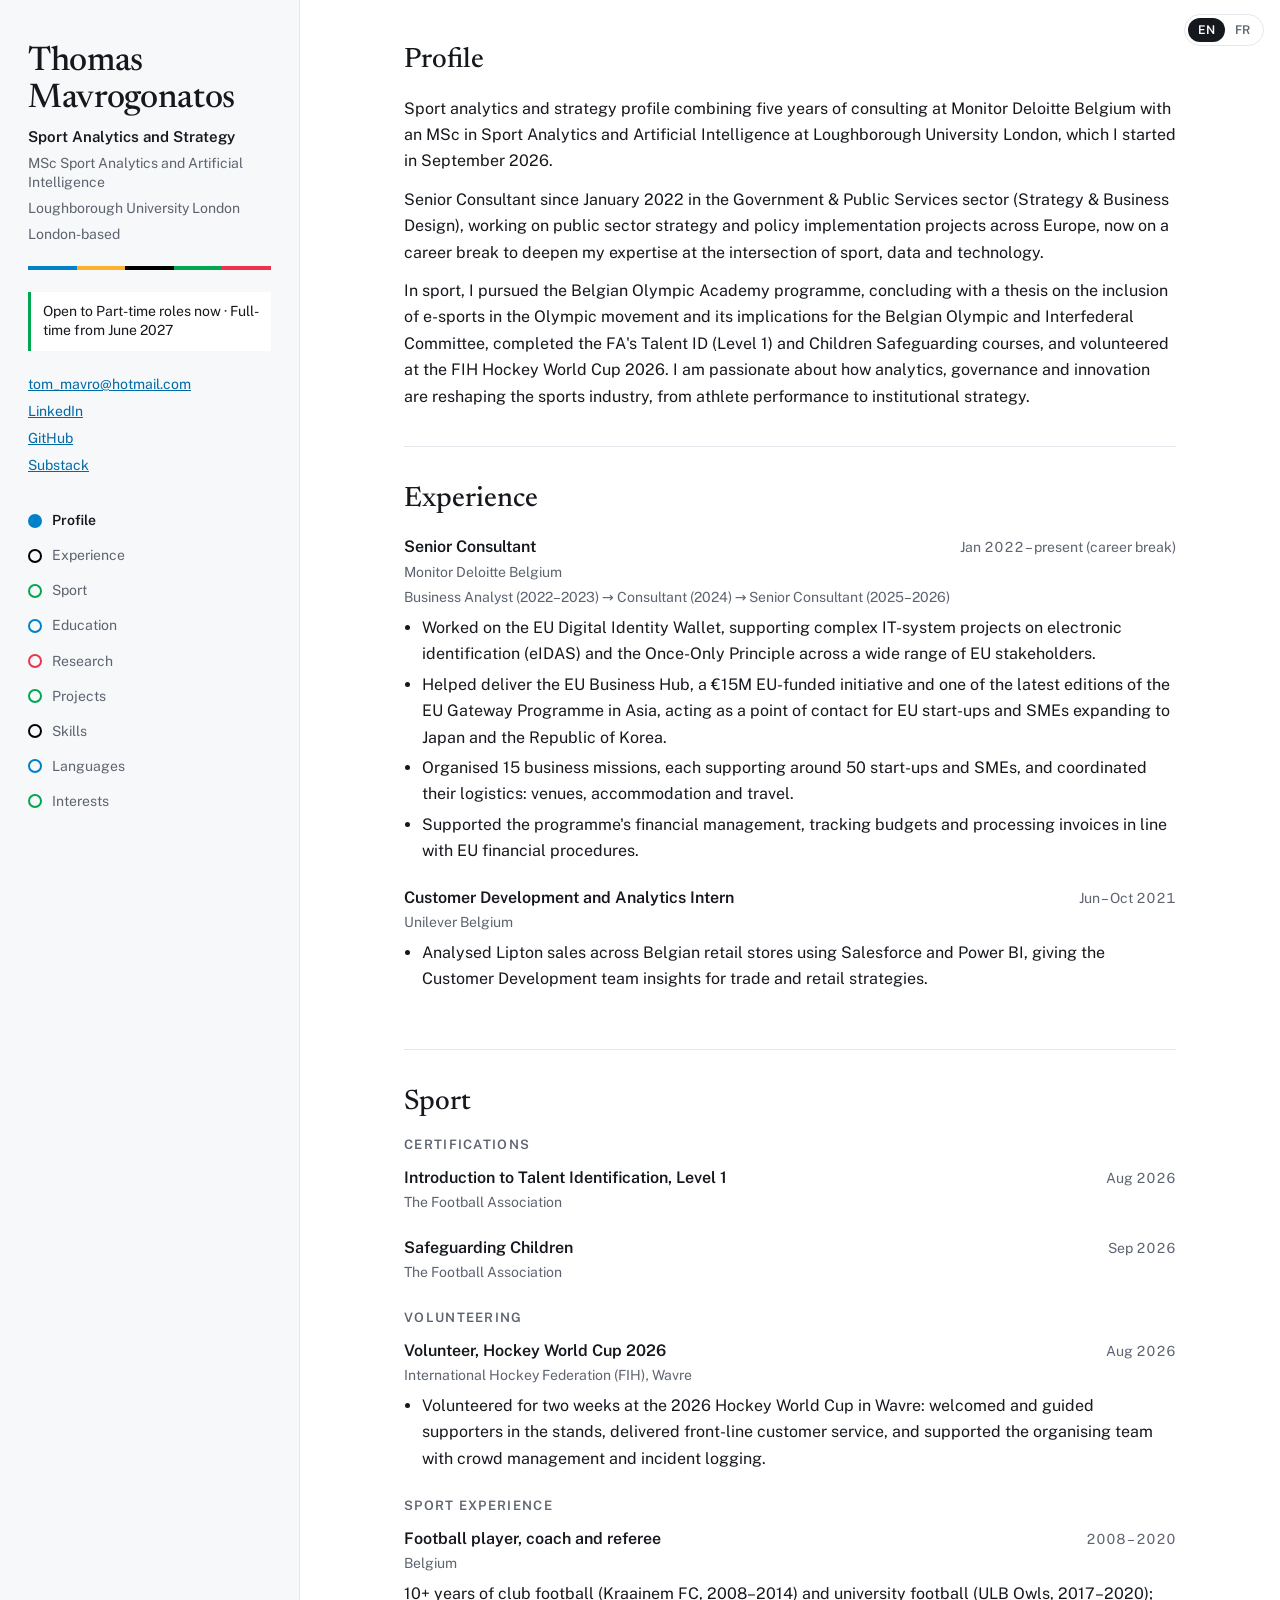
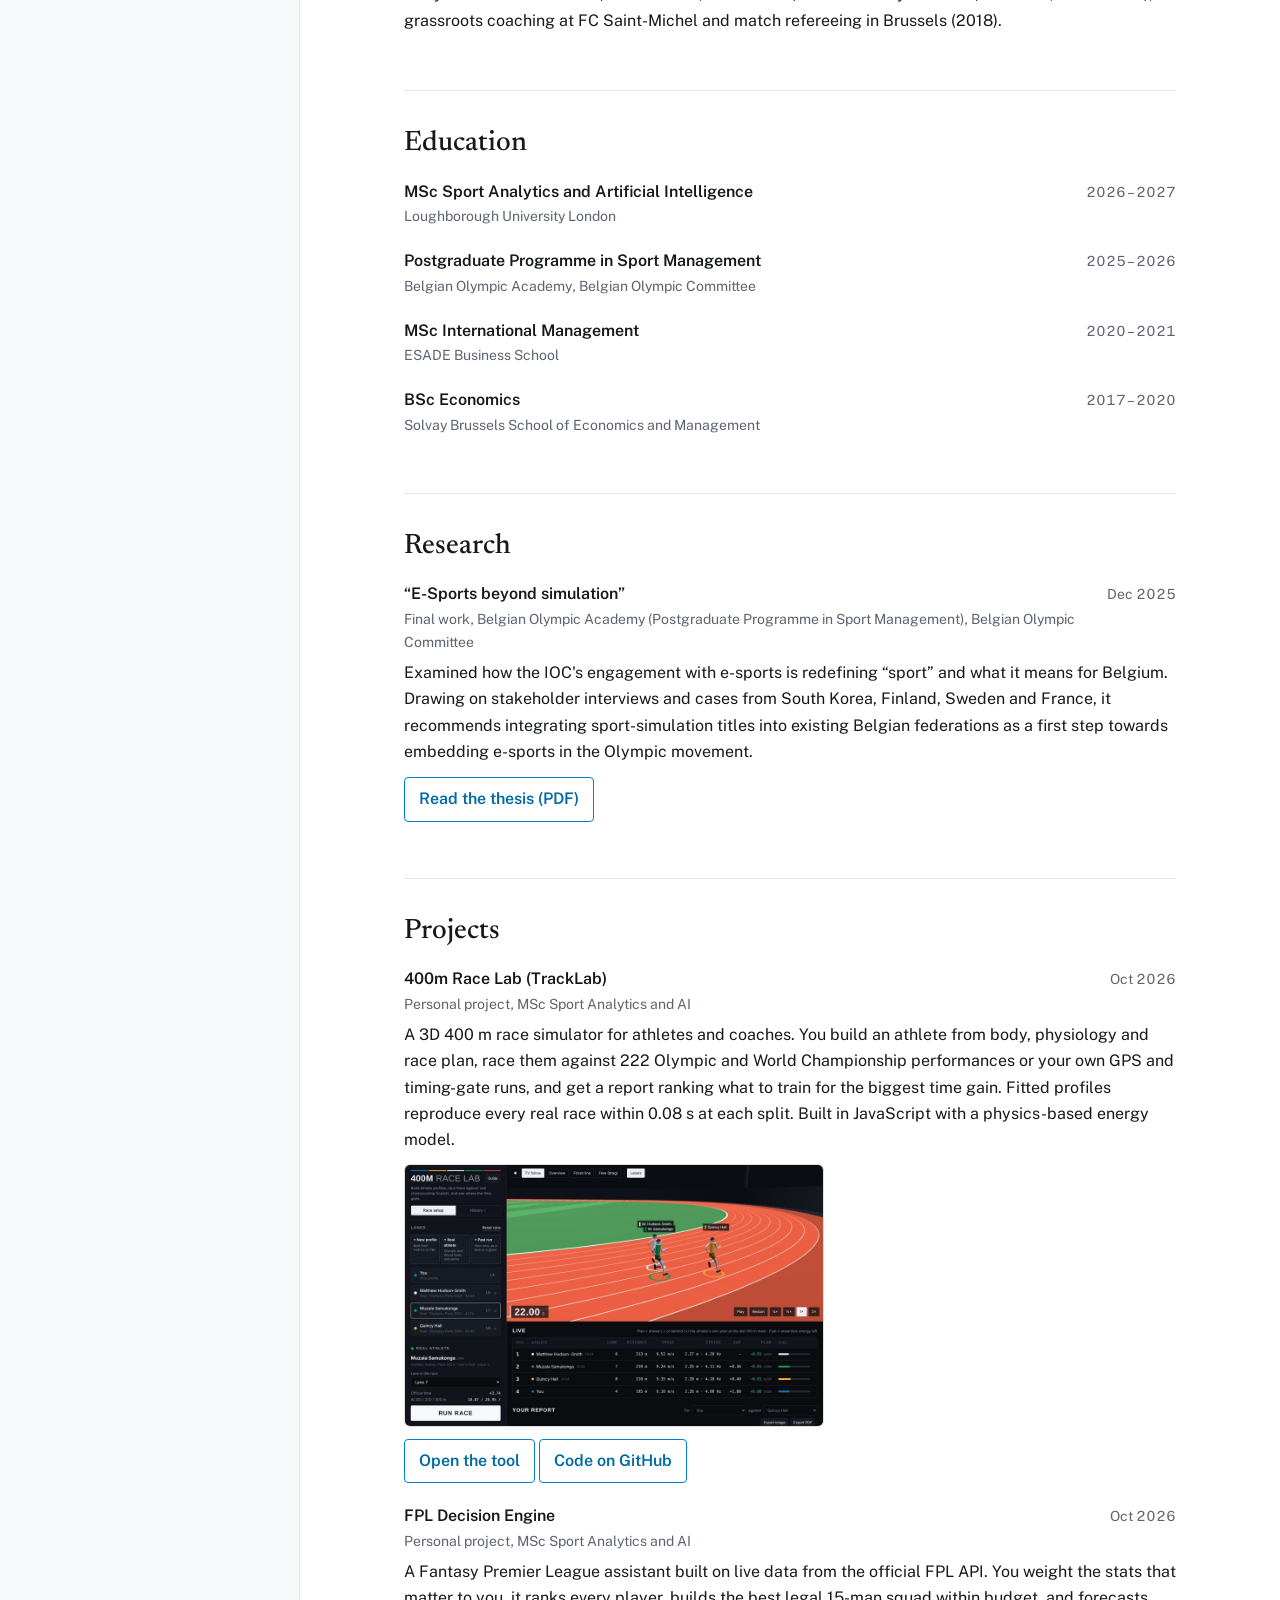
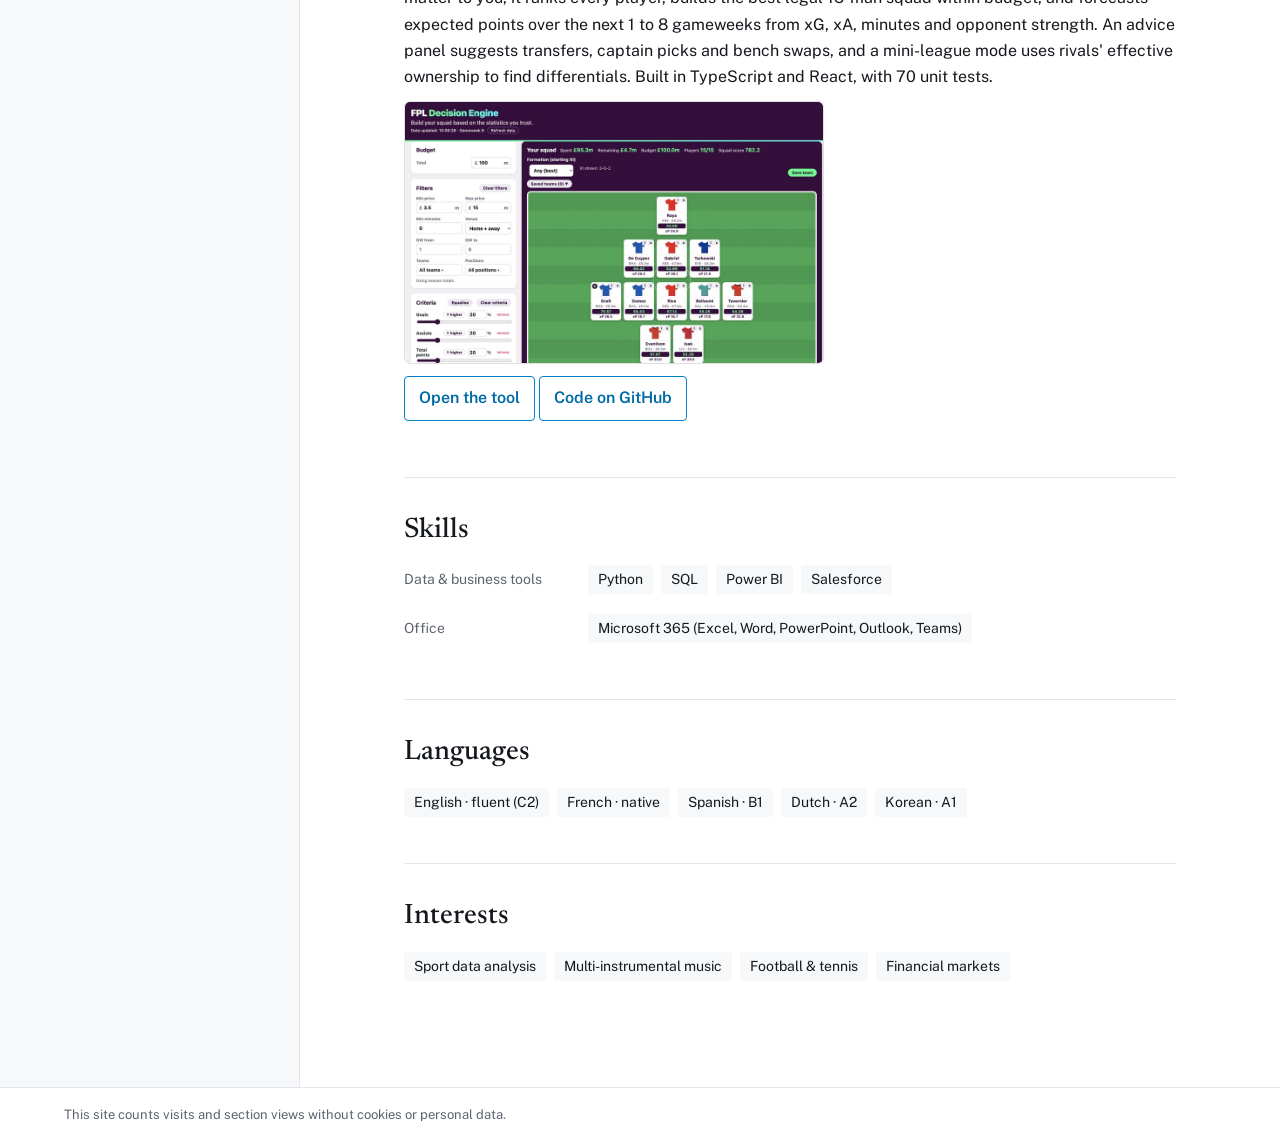
<file: index.html>
<!doctype html>
<html lang="en">
<head>
<meta charset="utf-8">
<meta name="viewport" content="width=device-width, initial-scale=1">
<title>Thomas Mavrogonatos</title>
<meta name="description" content="Thomas Mavrogonatos: sport analytics and strategy. MSc Sport Analytics & AI, Loughborough University London.">
<meta name="robots" content="noindex">
<link rel="preconnect" href="https://fonts.googleapis.com">
<link rel="stylesheet" href="https://fonts.googleapis.com/css2?family=Newsreader:opsz,wght@6..72,400;6..72,500&family=Public+Sans:wght@400;600&display=swap">
<link rel="stylesheet" href="styles.css?v=20261030b">
<!-- Analytics: cookie-free Umami. -->
<script>
  // Visiting with ?me=1 marks this browser as Thomas's own (?me=0 undoes it), so his visits are not counted.
  try { const m = new URLSearchParams(location.search).get("me");
    if (m === "1") localStorage.setItem("umami.disabled", "1");
    if (m === "0") localStorage.removeItem("umami.disabled"); } catch (e) {}
</script>
<script defer src="https://cloud.umami.is/script.js" data-website-id="fae4f61d-826f-49c5-819a-51157120361e" data-auto-track="false"></script>
</head>
<body>
<div id="app"></div>
<footer class="foot">
  <span id="foot-note"></span>
  <span class="langs" role="group" aria-label="Language">
    <button id="lang-en" data-l="en">EN</button><button id="lang-fr" data-l="fr">FR</button>
  </span>
</footer>
<script src="content.js?v=20261030b"></script>
<script src="app.js?v=20261030b"></script>
</body>
</html>
</file>
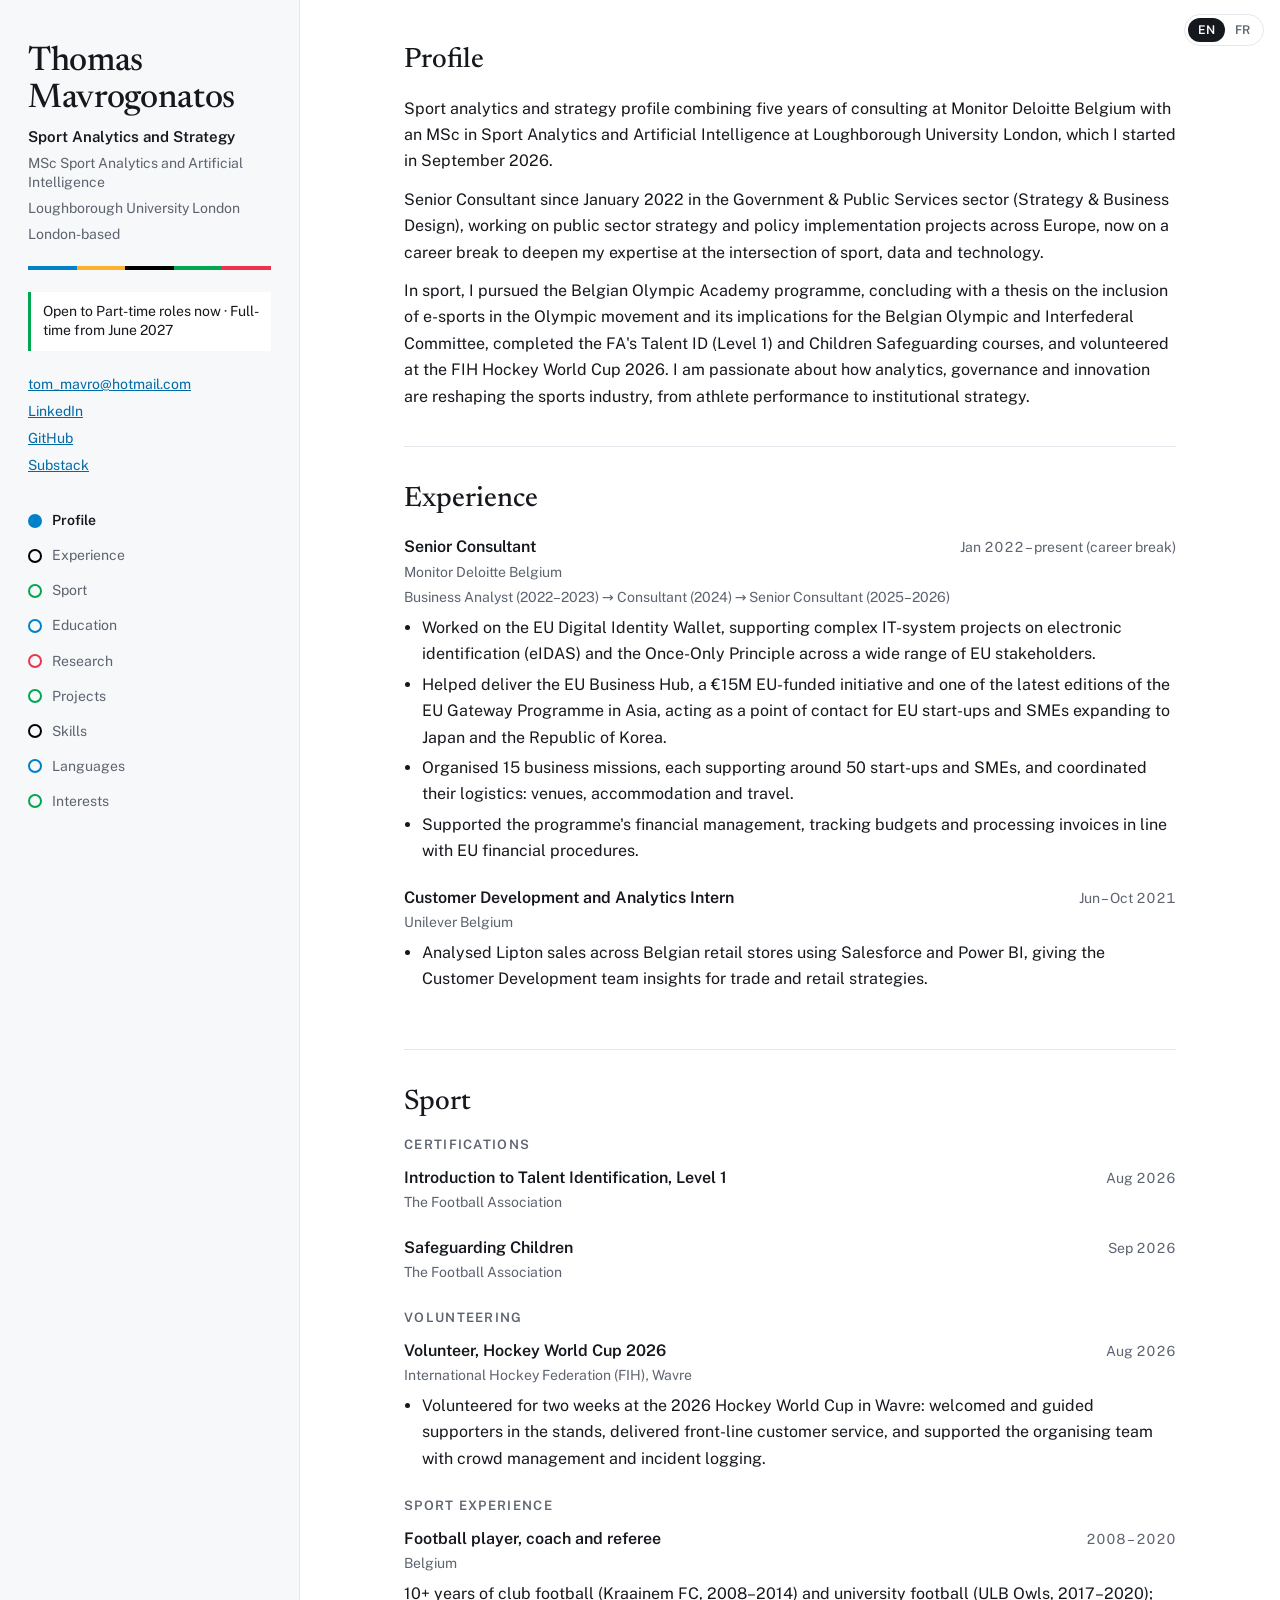
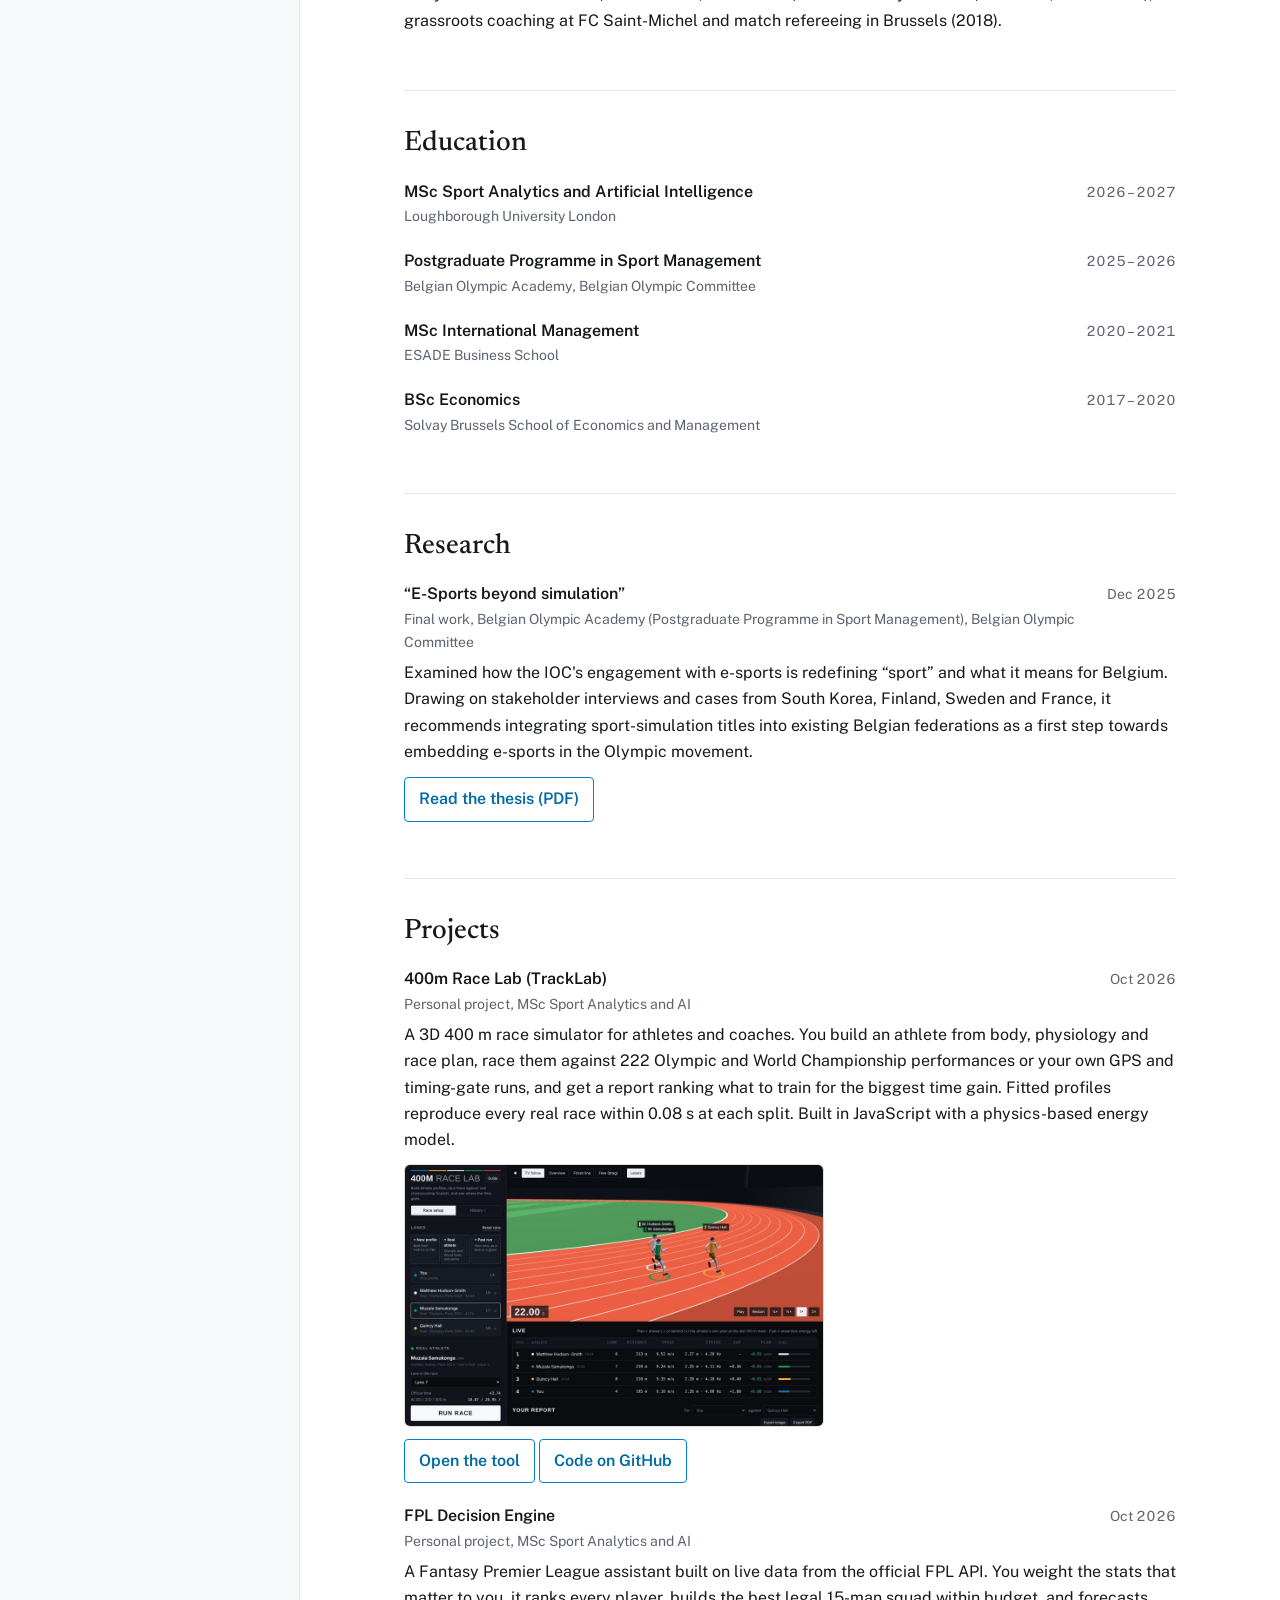
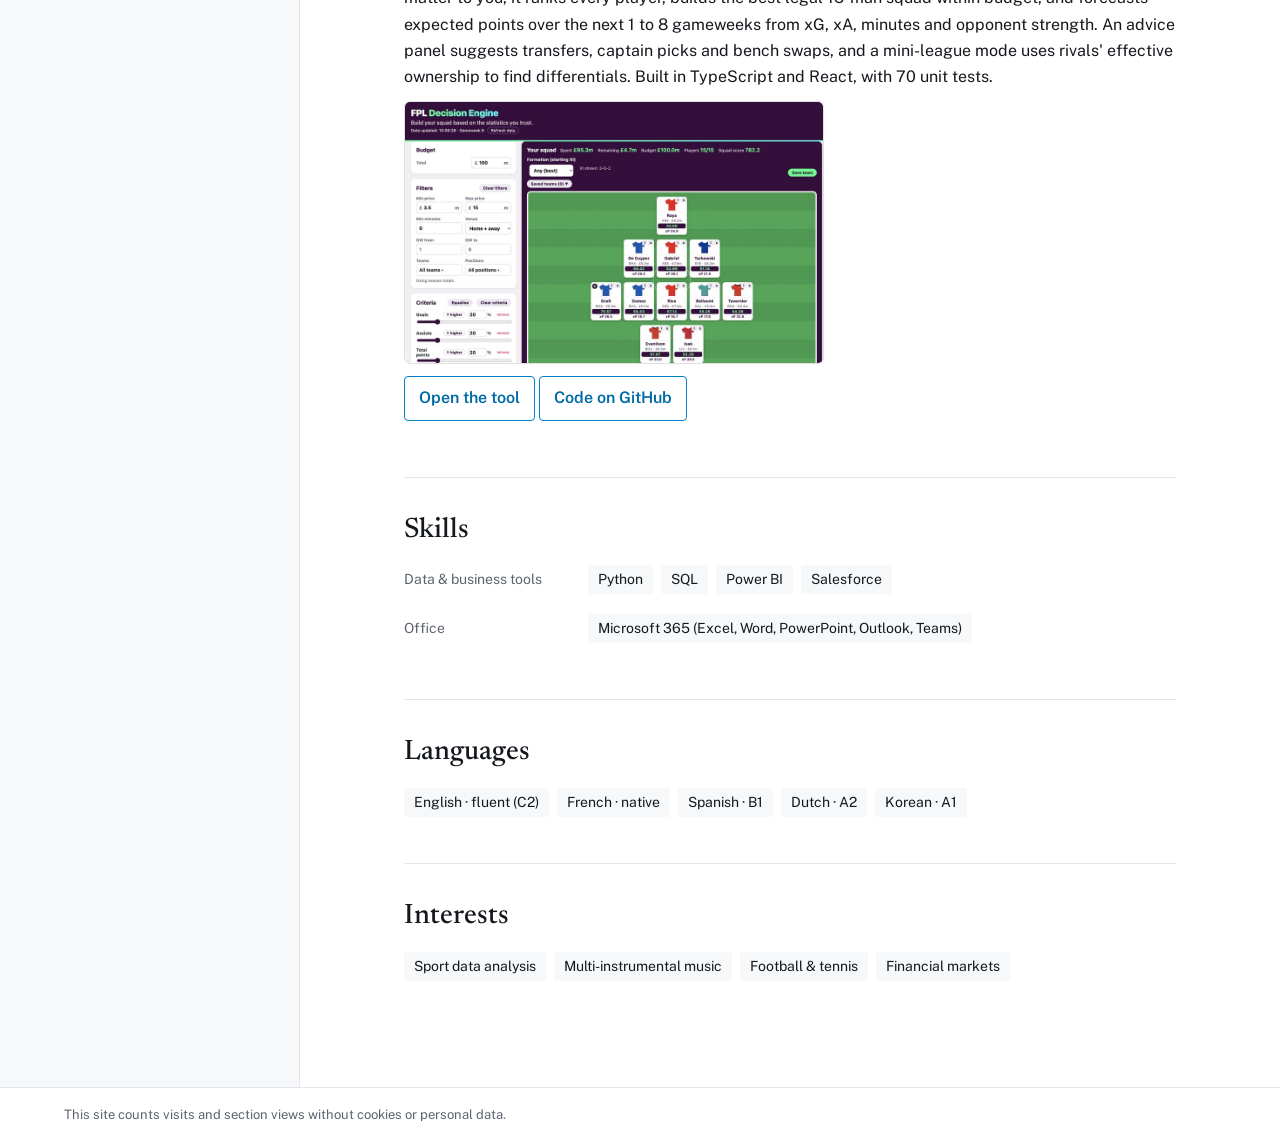
<file: go/index.html>
<!doctype html>
<html lang="en">
<head>
<meta charset="utf-8">
<meta name="viewport" content="width=device-width, initial-scale=1">
<meta name="robots" content="noindex">
<title>Redirecting</title>
<style>body{font:16px/1.5 system-ui,sans-serif;margin:0;padding:40px 16px;color:#222;background:#fff}a{color:#0b5fa5}</style>
</head>
<body>
<p id="msg">Opening the link…</p>
<script>
// Tracked links used in Thomas's CV (PDF). go/?l=<key>[&a=<application code>]
// Logs one "link_click" (target "pdf:<key>") to Supabase, then redirects. No IP or cookie is stored.
// Only the keys below can be used, so this page cannot redirect anywhere else.
(function () {
  var LINKS = {
    site: "../",
    linkedin: "https://www.linkedin.com/in/thomasmavrogonatos/",
    github: "https://github.com/ThomasMavro",
    substack: "https://substack.com/@thomasmavrogonatos",
    fpl: "https://fpl-data-engine.vercel.app/",
    tracklab: "https://thomasmavro.github.io/TrackLab/",
    articles: "https://wearethenews.com/user/479",
    dissertation: "https://www.linkedin.com/in/thomasmavrogonatos/overlay/1789198482906/single-media-viewer/?profileId=ACoAACgf5yoBKoENck3h-pTBW4cCQPxOr_tAdQw"
  };
  var p = new URLSearchParams(location.search);
  var key = (p.get("l") || "").toLowerCase();
  var app = (p.get("a") || "general").toLowerCase().replace(/[^a-z0-9-]/g, "").slice(0, 40) || "general";
  var dest = LINKS[key] || "../";
  if (key === "site" && app !== "general") dest = "../?a=" + encodeURIComponent(app);
  var done = false;
  function go() { if (!done) { done = true; location.replace(dest); } }
  var msg = document.getElementById("msg");
  msg.innerHTML = 'Opening the link… <a href="' + dest.replace(/"/g, "&quot;") + '">Continue</a>';
  var me = false; try { me = localStorage.getItem("umami.disabled") === "1"; } catch (e) {}
  if (me || !LINKS[key]) return go();
  var tz = null; try { tz = (Intl.DateTimeFormat().resolvedOptions().timeZone || "").slice(0, 64) || null; } catch (e) {}
  var row = { visit: Math.random().toString(36).slice(2, 12), app: app, lang: "en", name: "link_click", target: "pdf:" + key,
    referrer: null, device: matchMedia("(max-width: 820px)").matches ? "mobile" : "desktop", tz: tz };
  try {
    fetch("https://zkojexxsticwrmyggias.supabase.co/rest/v1/cv_events", { method: "POST", keepalive: true,
      headers: { apikey: "sb_publishable_Fv9L2-KAEyiLwdKiRyn1dg_e7gB10SS", "Content-Type": "application/json", Prefer: "return=minimal" },
      body: JSON.stringify(row) }).then(go, go);
  } catch (e) { go(); }
  setTimeout(go, 800);
})();
</script>
</body>
</html>
</file>
<file: styles.css>
/* Layout B "Sidebar": fixed identity + section menu on the left, one scrolling column on the right. */
:root{
  --white:#ffffff; --ink:#15181d; --muted:#5d6470; --line:#e3e6ea; --wash:#f6f8fa;
  --o-blue:#0081C8; --o-yellow:#FCB131; --o-black:#000000; --o-green:#00A651; --o-red:#EE334E;
  --blue-text:#006aa6;
  color-scheme:light;
}
*{box-sizing:border-box}
html{scroll-behavior:smooth}
body{margin:0;background:var(--white);color:var(--ink);font:16px/1.65 "Public Sans",system-ui,sans-serif}
a{color:var(--blue-text)}
:focus-visible{outline:2px solid var(--o-blue);outline-offset:2px}
.rings-bar{display:flex;height:4px;width:100%;margin-bottom:22px}
.rings-bar i{flex:1}
.rings-bar i:nth-child(1){background:var(--o-blue)}.rings-bar i:nth-child(2){background:var(--o-yellow)}
.rings-bar i:nth-child(3){background:var(--o-black)}.rings-bar i:nth-child(4){background:var(--o-green)}.rings-bar i:nth-child(5){background:var(--o-red)}
.chips{display:flex;flex-wrap:wrap;gap:8px;padding:0;margin:0 0 10px;list-style:none}
.chips li{background:var(--wash);border-radius:3px;padding:3px 10px;font-size:14px}
.links{display:flex;flex-direction:column;gap:4px;margin:0 0 28px;padding:0;list-style:none;font-size:14px}
.btn{display:inline-block;padding:8px 14px;border:1px solid var(--o-blue);color:var(--blue-text);border-radius:4px;text-decoration:none;font-weight:600}
.btn:hover{background:var(--o-blue);color:var(--white)}
ul.bul{margin:6px 0 0;padding-left:18px}
ul.bul li{margin:4px 0}

.layout{display:grid;grid-template-columns:300px 1fr;min-height:100vh}
aside{background:var(--wash);border-right:1px solid var(--line)}
.side{position:sticky;top:0;padding:44px 28px}
h1{font:500 34px/1.1 "Newsreader",Georgia,serif;margin:0 0 8px;letter-spacing:-.01em}
.tag{list-style:none;padding:0;margin:0 0 22px;display:grid;gap:7px;color:var(--muted);font-size:14px;line-height:1.35}
.tag li:first-child{color:var(--ink);font-weight:600;font-size:15px}
nav ol{list-style:none;margin:0;padding:0;display:grid;gap:4px;font-size:14px}
nav a{display:flex;align-items:center;gap:10px;color:var(--muted);text-decoration:none;padding:4px 0}
nav a::before{content:"";width:10px;height:10px;border-radius:50%;border:2px solid var(--c,var(--o-blue));flex:none}
nav a.on{color:var(--ink);font-weight:600}
nav a.on::before{background:var(--c,var(--o-blue))}
main{padding:44px max(16px,clamp(24px,5vw,64px)) 24px;width:100%;max-width:900px;margin:0 auto;min-width:0}
.para{margin:0 0 12px}
h3{font:600 13px/1.2 "Public Sans",sans-serif;text-transform:uppercase;letter-spacing:.1em;color:var(--muted);margin:26px 0 12px}
h2 + h3{margin-top:0}
.sub{color:var(--muted);font-size:14px;margin-top:2px}
.chip-row{display:grid;grid-template-columns:170px minmax(0,1fr);gap:8px 14px;align-items:start;margin-bottom:10px}
.chip-label{font-size:14px;color:var(--muted);padding-top:3px}
.avail{margin:0 0 22px;padding:10px 12px;border-left:3px solid var(--o-green);background:var(--white);font-size:14px;line-height:1.4}
.para:last-child{margin-bottom:0}
.links .soon{color:var(--muted);opacity:.7}
.item .head{display:grid;grid-template-columns:minmax(0,1fr) auto;gap:4px 20px;align-items:start}
.item .date{color:var(--muted);font-size:14px;white-space:nowrap;text-align:right;font-variant-numeric:tabular-nums;padding-top:2px}
section{padding-bottom:36px;margin-bottom:36px;border-bottom:1px solid var(--line);scroll-margin-top:20px}
section:last-child{border-bottom:0}
h2{font:500 28px/1.2 "Newsreader",Georgia,serif;margin:0 0 18px}
.item{margin-bottom:20px}
.it{font-weight:600}
.meta{color:var(--muted);font-size:14px;font-variant-numeric:tabular-nums}
.foot{display:flex;justify-content:space-between;align-items:center;gap:12px;flex-wrap:wrap;border-top:1px solid var(--line);padding:16px max(16px,clamp(24px,5vw,64px));font-size:13px;color:var(--muted)}
.langs{position:fixed;top:14px;right:16px;display:flex;background:var(--white);border:1px solid var(--line);border-radius:999px;padding:3px;z-index:5}
.langs button{font:600 12px/1 "Public Sans",sans-serif;border:0;background:transparent;color:var(--muted);padding:6px 10px;border-radius:999px;cursor:pointer}
.langs button[aria-pressed="true"]{background:var(--ink);color:var(--white)}
@media (max-width:820px){
  .layout{grid-template-columns:1fr}
  aside{border-right:0;border-bottom:1px solid var(--line)}
  .side{position:static;padding:32px 16px 20px}
  nav{display:none}
  main{padding:32px 16px 24px}
  .item .head{grid-template-columns:1fr}
  .chip-row{grid-template-columns:1fr}
  .item .date{text-align:left;padding-top:0}
}
@media (prefers-reduced-motion:reduce){html{scroll-behavior:auto}}

.shot { display: block; margin: 10px 0 0; max-width: 420px; }
.shot img { display: block; width: 100%; height: auto; border-radius: 6px; border: 1px solid rgba(0,0,0,.12); }
</file>
